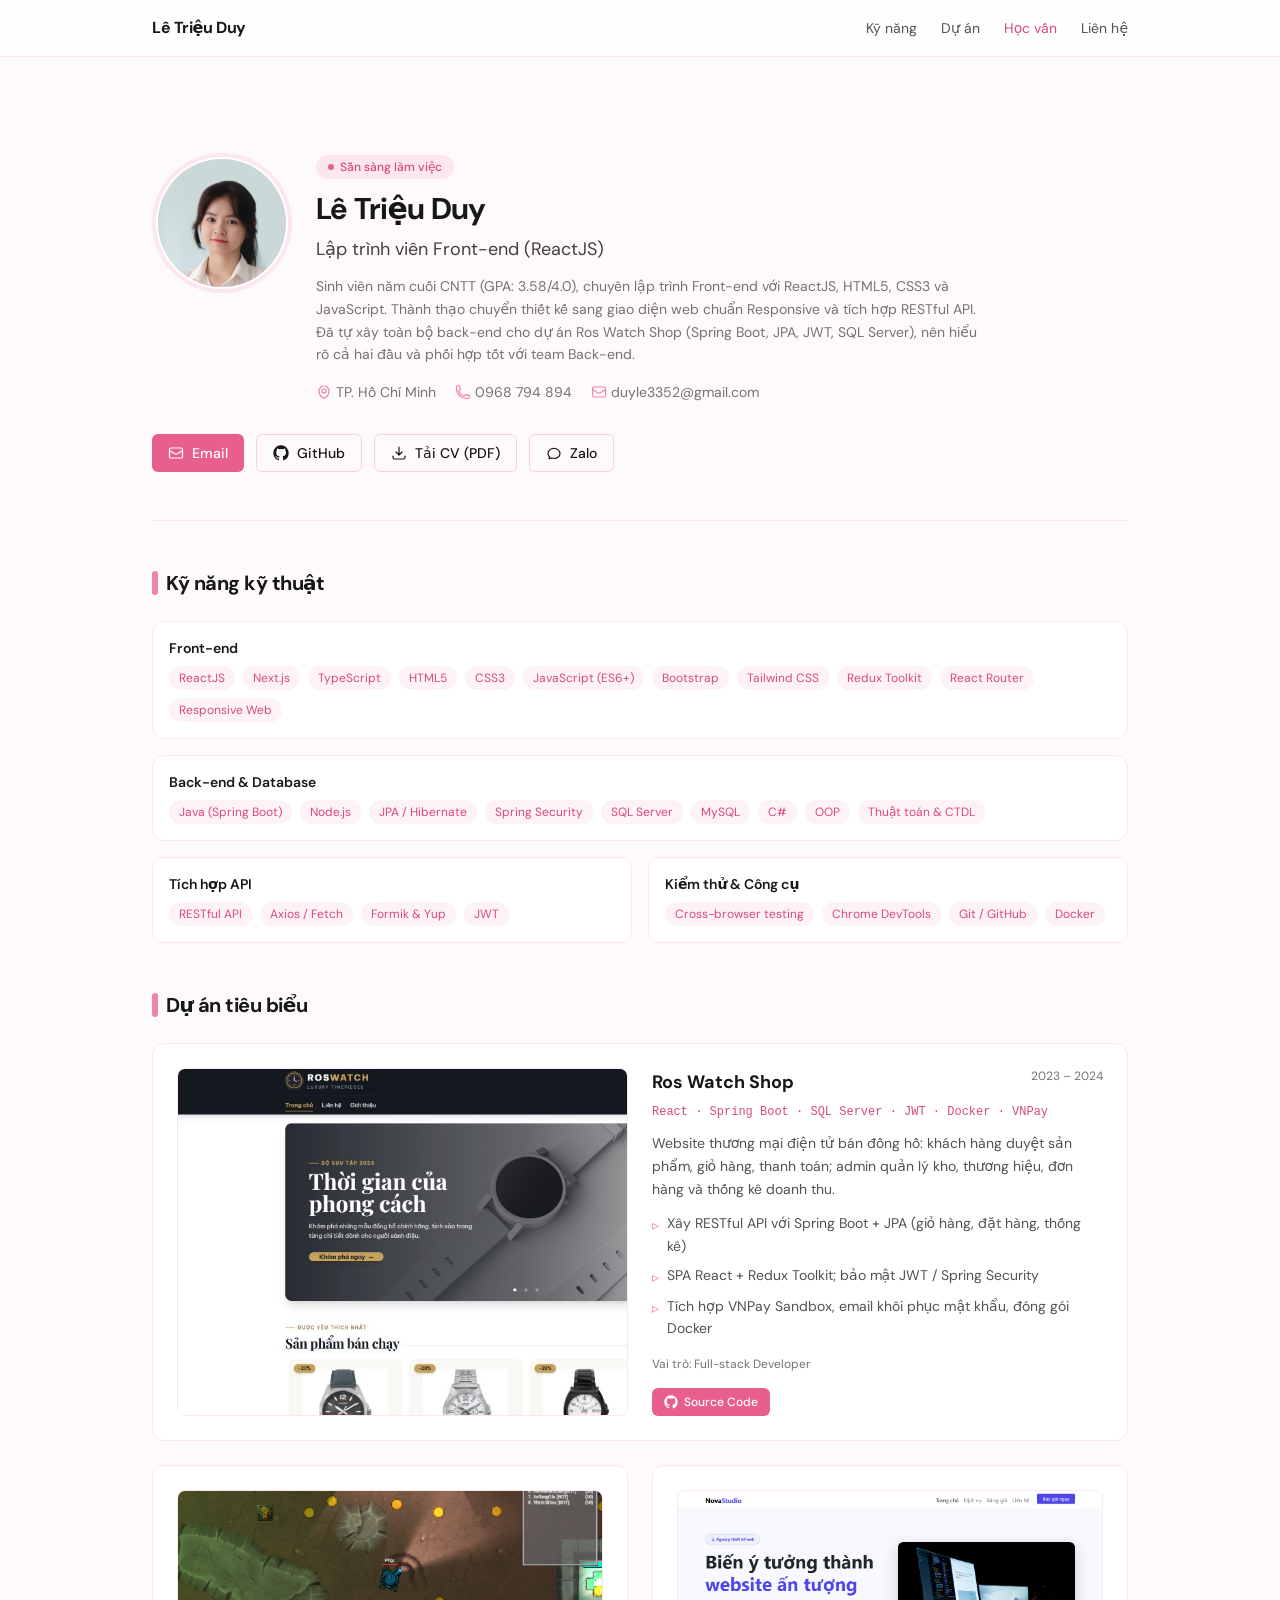
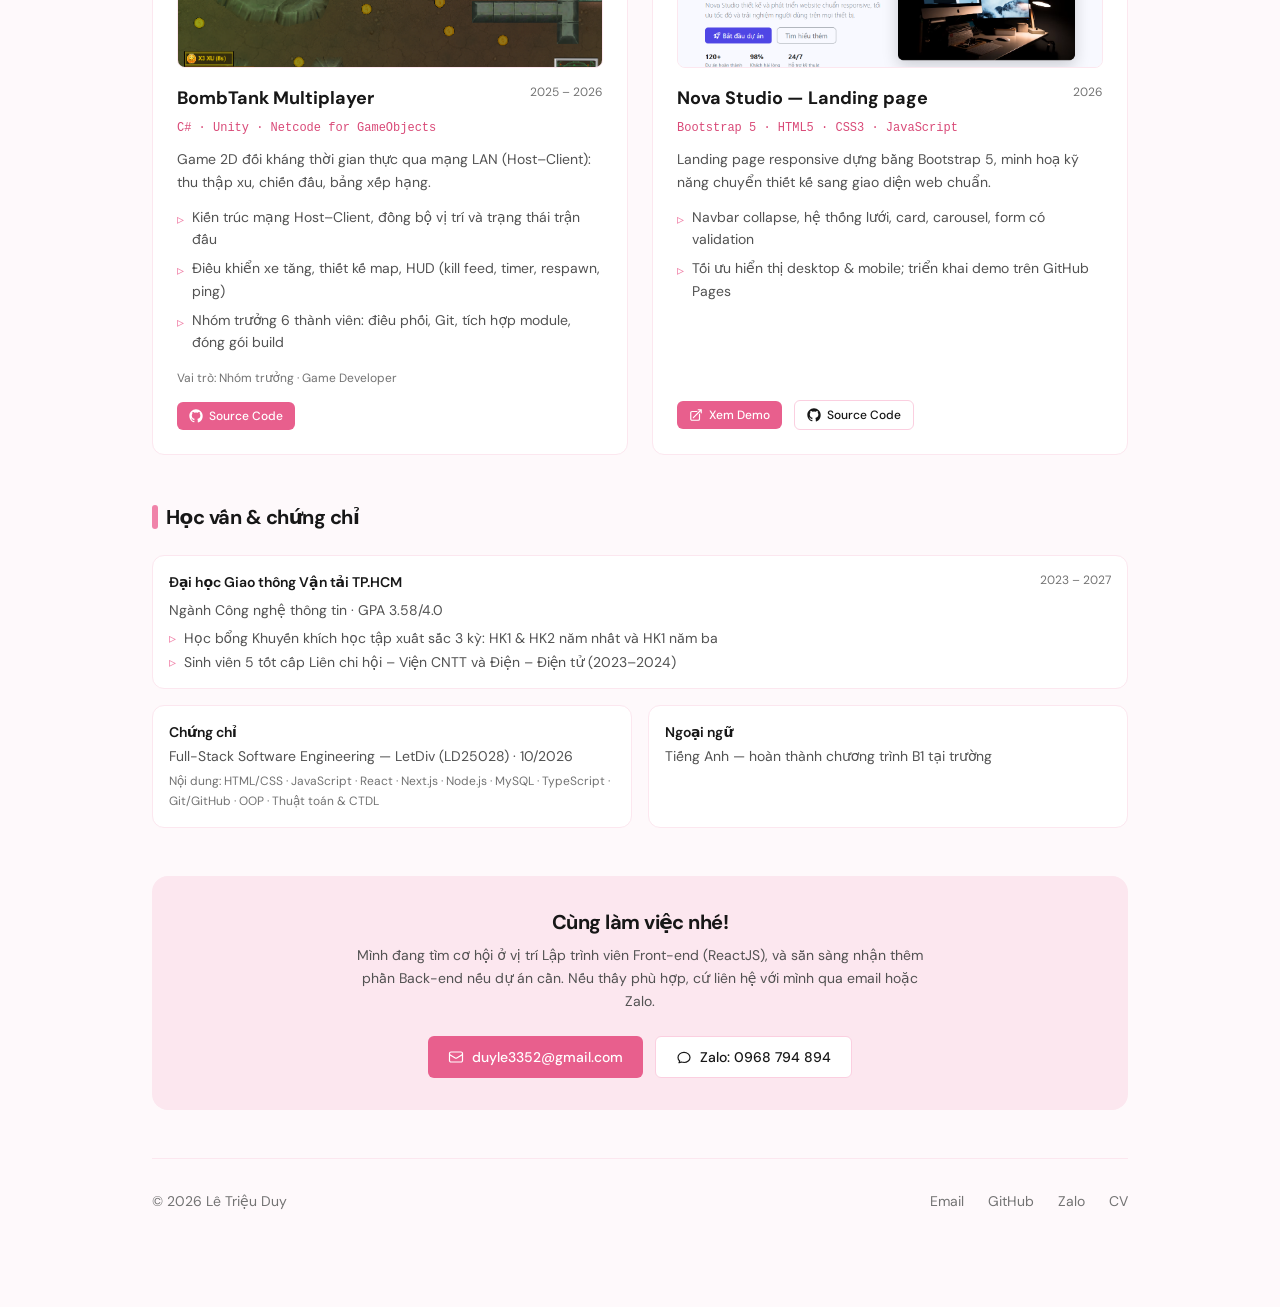
<file: index.html>
<!DOCTYPE html>
<html lang="vi">
<head>
    <meta charset="UTF-8">
    <meta name="viewport" content="width=device-width, initial-scale=1.0">
    <title>Lê Triệu Duy — Lập trình viên Front-end (ReactJS)</title>

    <!-- SEO -->
    <meta name="description" content="Portfolio của Lê Triệu Duy — Lập trình viên Front-end với ReactJS, HTML5, CSS3, JavaScript, Bootstrap & Tailwind CSS. Chuyên chuyển thiết kế sang giao diện web chuẩn Responsive và tích hợp API.">
    <meta name="keywords" content="Lê Triệu Duy, Front-end Developer, Lập trình viên Front-end, ReactJS, JavaScript, HTML, CSS, Bootstrap, Tailwind, Responsive, Portfolio">
    <meta name="author" content="Lê Triệu Duy">
    <meta name="theme-color" content="#e85f8d">
    <link rel="canonical" href="https://rosdev7.github.io/portfolio/">

    <!-- Favicon -->
    <link rel="icon" type="image/png" href="assets/favicon.png">
    <link rel="apple-touch-icon" href="assets/favicon.png">

    <!-- Open Graph / Facebook / Zalo -->
    <meta property="og:type" content="website">
    <meta property="og:url" content="https://rosdev7.github.io/portfolio/">
    <meta property="og:title" content="Lê Triệu Duy — Lập trình viên Front-end (ReactJS)">
    <meta property="og:description" content="Lập trình viên Front-end với ReactJS, HTML5, CSS3, JavaScript, Bootstrap & Tailwind CSS. Chuyên chuyển thiết kế sang giao diện Responsive và tích hợp API.">
    <meta property="og:image" content="https://rosdev7.github.io/portfolio/assets/og.png">
    <meta property="og:image:width" content="1200">
    <meta property="og:image:height" content="630">
    <meta property="og:locale" content="vi_VN">

    <!-- Twitter -->
    <meta name="twitter:card" content="summary_large_image">
    <meta name="twitter:title" content="Lê Triệu Duy — Lập trình viên Front-end (ReactJS)">
    <meta name="twitter:description" content="Lập trình viên Front-end với ReactJS, HTML5, CSS3, JavaScript, Bootstrap & Tailwind CSS.">
    <meta name="twitter:image" content="https://rosdev7.github.io/portfolio/assets/og.png">

    <link rel="stylesheet" href="assets/tailwind.css">
    <link rel="preconnect" href="https://fonts.googleapis.com">
    <link rel="preconnect" href="https://fonts.gstatic.com" crossorigin>
    <link href="https://fonts.googleapis.com/css2?family=DM+Sans:ital,opsz,wght@0,9..40,400;0,9..40,500;0,9..40,600;0,9..40,700;0,9..40,800;1,9..40,400&display=swap" rel="stylesheet">
    <style>
        body { font-family: "DM Sans", system-ui, sans-serif; }
        html { scroll-behavior: smooth; }
        /* Hiệu ứng hiện dần khi cuộn */
        .reveal { opacity: 0; transform: translateY(16px); transition: opacity .6s ease, transform .6s ease; }
        .reveal.show { opacity: 1; transform: none; }
        @media (prefers-reduced-motion: reduce) { .reveal { opacity: 1; transform: none; transition: none; } }
        .nav-link.active { color: #d94a78; }
        /* Chấm nhấp nháy ở badge */
        @keyframes pulse-dot { 0%,100% { opacity: 1; } 50% { opacity: .35; } }
        .pulse-dot { animation: pulse-dot 1.6s ease-in-out infinite; }
    </style>

    <!-- Dữ liệu có cấu trúc cho Google -->
    <script type="application/ld+json">
    {
      "@context": "https://schema.org",
      "@type": "Person",
      "name": "Lê Triệu Duy",
      "jobTitle": "Lập trình viên Front-end (ReactJS)",
      "email": "mailto:duyle3352@gmail.com",
      "telephone": "+84968794894",
      "url": "https://rosdev7.github.io/portfolio/",
      "image": "https://rosdev7.github.io/portfolio/assets/avatar.png",
      "address": { "@type": "PostalAddress", "addressLocality": "TP. Hồ Chí Minh", "addressCountry": "VN" },
      "sameAs": ["https://github.com/rosdev7"],
      "knowsAbout": ["ReactJS", "JavaScript", "HTML5", "CSS3", "Bootstrap", "Tailwind CSS", "Responsive Web", "RESTful API"],
      "alumniOf": { "@type": "CollegeOrUniversity", "name": "Đại học Giao thông Vận tải TP.HCM" }
    }
    </script>
</head>
<body class="bg-rosep-50/40 text-neutral-900 antialiased selection:bg-rosep-300 selection:text-white">

    <!-- Nav -->
    <nav class="sticky top-0 z-20 bg-white/80 backdrop-blur border-b border-rosep-100">
        <div class="max-w-5xl mx-auto px-6 h-14 flex items-center justify-between">
            <a href="#top" class="font-bold tracking-tight">Lê Triệu Duy</a>
            <div class="hidden sm:flex items-center gap-6 text-sm text-neutral-600">
                <a href="#skills" class="nav-link hover:text-rosep-600 transition">Kỹ năng</a>
                <a href="#projects" class="nav-link hover:text-rosep-600 transition">Dự án</a>
                <a href="#education" class="nav-link hover:text-rosep-600 transition">Học vấn</a>
                <a href="#contact" class="nav-link hover:text-rosep-600 transition">Liên hệ</a>
            </div>
        </div>
    </nav>

    <main id="top" class="max-w-5xl mx-auto px-6 py-16 md:py-24">

        <!-- Header -->
        <header class="pb-12 mb-12 border-b border-rosep-100">
            <div class="flex flex-col gap-8">
                <div class="flex flex-col sm:flex-row sm:items-start gap-6">
                    <div class="shrink-0">
                        <div class="p-1.5 rounded-full bg-rosep-100 inline-block">
                            <img
                                src="assets/avatar.png"
                                alt="Ảnh chân dung Lê Triệu Duy"
                                class="w-28 h-28 sm:w-32 sm:h-32 rounded-full object-cover object-top ring-2 ring-white"
                                width="128"
                                height="128"
                            >
                        </div>
                    </div>
                    <div class="min-w-0">
                        <span class="inline-flex items-center gap-1.5 mb-3 px-3 py-1 text-xs font-medium rounded-full bg-rosep-100 text-rosep-600">
                            <span class="pulse-dot w-1.5 h-1.5 rounded-full bg-rosep-500"></span> Sẵn sàng làm việc
                        </span>
                        <h1 class="text-3xl font-bold tracking-tight mb-2">Lê Triệu Duy</h1>
                        <p class="text-neutral-700 text-lg mb-3">Lập trình viên Front-end (ReactJS)</p>
                        <p class="text-neutral-500 text-sm max-w-2xl leading-relaxed mb-4">
                            Sinh viên năm cuối CNTT (GPA: 3.58/4.0), chuyên lập trình Front-end với ReactJS, HTML5, CSS3 và JavaScript.
                            Thành thạo chuyển thiết kế sang giao diện web chuẩn Responsive và tích hợp RESTful API.
                            Đã tự xây toàn bộ back-end cho dự án Ros Watch Shop (Spring Boot, JPA, JWT, SQL Server),
                            nên hiểu rõ cả hai đầu và phối hợp tốt với team Back-end.
                        </p>
                        <p class="text-neutral-500 text-sm flex flex-wrap items-center gap-x-2 gap-y-1">
                            <span class="inline-flex items-center gap-1">
                                <svg class="w-4 h-4 text-rosep-400" fill="none" stroke="currentColor" stroke-width="1.8" viewBox="0 0 24 24"><path stroke-linecap="round" stroke-linejoin="round" d="M15 10.5a3 3 0 1 1-6 0 3 3 0 0 1 6 0Z"/><path stroke-linecap="round" stroke-linejoin="round" d="M19.5 10.5c0 7.142-7.5 11.25-7.5 11.25S4.5 17.642 4.5 10.5a7.5 7.5 0 1 1 15 0Z"/></svg>
                                TP. Hồ Chí Minh
                            </span>
                            <span class="text-rosep-200">·</span>
                            <a href="tel:0968794894" class="inline-flex items-center gap-1 hover:text-rosep-600 transition">
                                <svg class="w-4 h-4 text-rosep-400" fill="none" stroke="currentColor" stroke-width="1.8" viewBox="0 0 24 24"><path stroke-linecap="round" stroke-linejoin="round" d="M2.25 6.75c0 8.284 6.716 15 15 15h2.25a2.25 2.25 0 0 0 2.25-2.25v-1.372c0-.516-.351-.966-.852-1.091l-4.423-1.106c-.44-.11-.902.055-1.173.417l-.97 1.293c-.282.376-.769.542-1.21.38a12.035 12.035 0 0 1-7.143-7.143c-.162-.441.004-.928.38-1.21l1.293-.97c.363-.271.527-.734.417-1.173L6.963 3.102a1.125 1.125 0 0 0-1.091-.852H4.5A2.25 2.25 0 0 0 2.25 4.5v2.25Z"/></svg>
                                0968 794 894
                            </a>
                            <span class="text-rosep-200">·</span>
                            <a href="mailto:duyle3352@gmail.com" class="inline-flex items-center gap-1 hover:text-rosep-600 transition">
                                <svg class="w-4 h-4 text-rosep-400" fill="none" stroke="currentColor" stroke-width="1.8" viewBox="0 0 24 24"><path stroke-linecap="round" stroke-linejoin="round" d="M21.75 6.75v10.5a2.25 2.25 0 0 1-2.25 2.25h-15a2.25 2.25 0 0 1-2.25-2.25V6.75m19.5 0A2.25 2.25 0 0 0 19.5 4.5h-15a2.25 2.25 0 0 0-2.25 2.25m19.5 0v.243a2.25 2.25 0 0 1-1.07 1.916l-7.5 4.615a2.25 2.25 0 0 1-2.36 0L3.32 8.91a2.25 2.25 0 0 1-1.07-1.916V6.75"/></svg>
                                duyle3352@gmail.com
                            </a>
                        </p>
                    </div>
                </div>

                <div class="flex flex-wrap gap-3">
                    <a href="mailto:duyle3352@gmail.com" class="inline-flex items-center gap-2 px-4 py-2 text-sm font-medium bg-rosep-500 text-white rounded-md hover:bg-rosep-600 transition">
                        <svg class="w-4 h-4" fill="none" stroke="currentColor" stroke-width="1.8" viewBox="0 0 24 24"><path stroke-linecap="round" stroke-linejoin="round" d="M21.75 6.75v10.5a2.25 2.25 0 0 1-2.25 2.25h-15a2.25 2.25 0 0 1-2.25-2.25V6.75m19.5 0A2.25 2.25 0 0 0 19.5 4.5h-15a2.25 2.25 0 0 0-2.25 2.25m19.5 0v.243a2.25 2.25 0 0 1-1.07 1.916l-7.5 4.615a2.25 2.25 0 0 1-2.36 0L3.32 8.91a2.25 2.25 0 0 1-1.07-1.916V6.75"/></svg>
                        Email
                    </a>
                    <a href="https://github.com/rosdev7" target="_blank" rel="noopener noreferrer" class="inline-flex items-center gap-2 px-4 py-2 text-sm font-medium border border-rosep-200 rounded-md hover:bg-rosep-50 transition">
                        <svg class="w-4 h-4" fill="currentColor" viewBox="0 0 24 24"><path d="M12 .5C5.73.5.5 5.73.5 12c0 5.08 3.29 9.39 7.86 10.91.58.1.79-.25.79-.56v-2c-3.2.7-3.88-1.54-3.88-1.54-.53-1.34-1.3-1.7-1.3-1.7-1.06-.72.08-.71.08-.71 1.17.08 1.78 1.2 1.78 1.2 1.04 1.79 2.74 1.27 3.41.97.11-.76.41-1.27.74-1.56-2.55-.29-5.23-1.28-5.23-5.7 0-1.26.45-2.29 1.19-3.1-.12-.29-.52-1.46.11-3.05 0 0 .97-.31 3.18 1.18a11.1 11.1 0 0 1 5.8 0c2.2-1.49 3.17-1.18 3.17-1.18.63 1.59.23 2.76.11 3.05.74.81 1.19 1.84 1.19 3.1 0 4.43-2.69 5.41-5.25 5.69.42.36.79 1.08.79 2.18v3.23c0 .31.21.67.8.56A11.51 11.51 0 0 0 23.5 12C23.5 5.73 18.27.5 12 .5Z"/></svg>
                        GitHub
                    </a>
                    <a href="assets/CV_Le_Trieu_Duy.pdf?v=20261105" download="CV_Le_Trieu_Duy.pdf" class="inline-flex items-center gap-2 px-4 py-2 text-sm font-medium border border-rosep-200 rounded-md hover:bg-rosep-50 transition">
                        <svg class="w-4 h-4" fill="none" stroke="currentColor" stroke-width="1.8" viewBox="0 0 24 24"><path stroke-linecap="round" stroke-linejoin="round" d="M3 16.5v2.25A2.25 2.25 0 0 0 5.25 21h13.5A2.25 2.25 0 0 0 21 18.75V16.5m-13.5-6L12 15m0 0 4.5-4.5M12 15V3"/></svg>
                        Tải CV (PDF)
                    </a>
                    <a href="https://zalo.me/0968794894" target="_blank" rel="noopener noreferrer" class="inline-flex items-center gap-2 px-4 py-2 text-sm font-medium border border-rosep-200 rounded-md hover:bg-rosep-50 transition">
                        <svg class="w-4 h-4" fill="none" stroke="currentColor" stroke-width="1.8" viewBox="0 0 24 24"><path stroke-linecap="round" stroke-linejoin="round" d="M12 20.25c4.97 0 9-3.4 9-7.59S16.97 5.06 12 5.06s-9 3.4-9 7.6c0 2.02.94 3.86 2.47 5.22-.14 1.05-.5 2-.99 2.73 1.3-.2 2.4-.6 3.3-1.17.98.3 2.05.47 3.22.47Z"/></svg>
                        Zalo
                    </a>
                </div>
            </div>
        </header>

        <!-- Kỹ năng -->
        <section id="skills" class="mb-12 scroll-mt-20 reveal">
            <h2 class="text-xl font-bold tracking-tight mb-6 flex items-center gap-2">
                <span class="w-1.5 h-6 bg-rosep-400 rounded-full"></span>
                Kỹ năng kỹ thuật
            </h2>
            <div class="grid grid-cols-1 sm:grid-cols-2 gap-4 text-sm">
                <div class="p-4 bg-white border border-rosep-100 rounded-xl hover:border-rosep-300 transition sm:col-span-2">
                    <span class="font-semibold block mb-2">Front-end</span>
                    <div class="flex flex-wrap gap-2">
                        <span class="px-2.5 py-1 rounded-full bg-rosep-50 text-rosep-600 text-xs">ReactJS</span>
                        <span class="px-2.5 py-1 rounded-full bg-rosep-50 text-rosep-600 text-xs">Next.js</span>
                        <span class="px-2.5 py-1 rounded-full bg-rosep-50 text-rosep-600 text-xs">TypeScript</span>
                        <span class="px-2.5 py-1 rounded-full bg-rosep-50 text-rosep-600 text-xs">HTML5</span>
                        <span class="px-2.5 py-1 rounded-full bg-rosep-50 text-rosep-600 text-xs">CSS3</span>
                        <span class="px-2.5 py-1 rounded-full bg-rosep-50 text-rosep-600 text-xs">JavaScript (ES6+)</span>
                        <span class="px-2.5 py-1 rounded-full bg-rosep-50 text-rosep-600 text-xs">Bootstrap</span>
                        <span class="px-2.5 py-1 rounded-full bg-rosep-50 text-rosep-600 text-xs">Tailwind CSS</span>
                        <span class="px-2.5 py-1 rounded-full bg-rosep-50 text-rosep-600 text-xs">Redux Toolkit</span>
                        <span class="px-2.5 py-1 rounded-full bg-rosep-50 text-rosep-600 text-xs">React Router</span>
                        <span class="px-2.5 py-1 rounded-full bg-rosep-50 text-rosep-600 text-xs">Responsive Web</span>
                    </div>
                </div>
                <div class="p-4 bg-white border border-rosep-100 rounded-xl hover:border-rosep-300 transition sm:col-span-2">
                    <span class="font-semibold block mb-2">Back-end &amp; Database</span>
                    <div class="flex flex-wrap gap-2">
                        <span class="px-2.5 py-1 rounded-full bg-rosep-50 text-rosep-600 text-xs">Java (Spring Boot)</span>
                        <span class="px-2.5 py-1 rounded-full bg-rosep-50 text-rosep-600 text-xs">Node.js</span>
                        <span class="px-2.5 py-1 rounded-full bg-rosep-50 text-rosep-600 text-xs">JPA / Hibernate</span>
                        <span class="px-2.5 py-1 rounded-full bg-rosep-50 text-rosep-600 text-xs">Spring Security</span>
                        <span class="px-2.5 py-1 rounded-full bg-rosep-50 text-rosep-600 text-xs">SQL Server</span>
                        <span class="px-2.5 py-1 rounded-full bg-rosep-50 text-rosep-600 text-xs">MySQL</span>
                        <span class="px-2.5 py-1 rounded-full bg-rosep-50 text-rosep-600 text-xs">C#</span>
                        <span class="px-2.5 py-1 rounded-full bg-rosep-50 text-rosep-600 text-xs">OOP</span>
                        <span class="px-2.5 py-1 rounded-full bg-rosep-50 text-rosep-600 text-xs">Thuật toán &amp; CTDL</span>
                    </div>
                </div>
                <div class="p-4 bg-white border border-rosep-100 rounded-xl hover:border-rosep-300 transition">
                    <span class="font-semibold block mb-2">Tích hợp API</span>
                    <div class="flex flex-wrap gap-2">
                        <span class="px-2.5 py-1 rounded-full bg-rosep-50 text-rosep-600 text-xs">RESTful API</span>
                        <span class="px-2.5 py-1 rounded-full bg-rosep-50 text-rosep-600 text-xs">Axios / Fetch</span>
                        <span class="px-2.5 py-1 rounded-full bg-rosep-50 text-rosep-600 text-xs">Formik &amp; Yup</span>
                        <span class="px-2.5 py-1 rounded-full bg-rosep-50 text-rosep-600 text-xs">JWT</span>
                    </div>
                </div>
                <div class="p-4 bg-white border border-rosep-100 rounded-xl hover:border-rosep-300 transition">
                    <span class="font-semibold block mb-2">Kiểm thử &amp; Công cụ</span>
                    <div class="flex flex-wrap gap-2">
                        <span class="px-2.5 py-1 rounded-full bg-rosep-50 text-rosep-600 text-xs">Cross-browser testing</span>
                        <span class="px-2.5 py-1 rounded-full bg-rosep-50 text-rosep-600 text-xs">Chrome DevTools</span>
                        <span class="px-2.5 py-1 rounded-full bg-rosep-50 text-rosep-600 text-xs">Git / GitHub</span>
                        <span class="px-2.5 py-1 rounded-full bg-rosep-50 text-rosep-600 text-xs">Docker</span>
                    </div>
                </div>
            </div>
        </section>

        <!-- Dự án -->
        <section id="projects" class="mb-12 scroll-mt-20 reveal">
            <h2 class="text-xl font-bold tracking-tight mb-6 flex items-center gap-2">
                <span class="w-1.5 h-6 bg-rosep-400 rounded-full"></span>
                Dự án tiêu biểu
            </h2>

            <div class="grid grid-cols-1 lg:grid-cols-2 gap-6">
                <article class="lg:col-span-2 p-6 bg-white border border-rosep-100 rounded-xl hover:border-rosep-300 hover:shadow-sm hover:shadow-rosep-100 transition">
                    <div class="grid md:grid-cols-2 gap-6">
                    <a href="https://github.com/rosdev7/RosWatch" target="_blank" rel="noopener noreferrer" class="group block overflow-hidden rounded-lg border border-rosep-100">
                        <img src="assets/projects/roswatch.png" alt="Giao diện trang chủ Ros Watch Shop" loading="lazy" class="w-full h-full min-h-[240px] object-cover object-left-top group-hover:scale-105 transition duration-500">
                    </a>
                    <div>
                    <div class="flex flex-col sm:flex-row sm:items-start justify-between mb-2 gap-1">
                        <h3 class="font-bold text-lg">Ros Watch Shop</h3>
                        <span class="text-xs text-neutral-500 shrink-0">2023 – 2024</span>
                    </div>
                    <p class="text-xs text-rosep-600 font-mono mb-3">React · Spring Boot · SQL Server · JWT · Docker · VNPay</p>
                    <p class="text-neutral-600 text-sm mb-3 leading-relaxed">
                        Website thương mại điện tử bán đồng hồ: khách hàng duyệt sản phẩm, giỏ hàng, thanh toán;
                        admin quản lý kho, thương hiệu, đơn hàng và thống kê doanh thu.
                    </p>
                    <ul class="text-neutral-600 text-sm mb-4 space-y-1.5 leading-relaxed">
                        <li class="flex gap-2"><span class="text-rosep-400 mt-0.5">▹</span> Xây RESTful API với Spring Boot + JPA (giỏ hàng, đặt hàng, thống kê)</li>
                        <li class="flex gap-2"><span class="text-rosep-400 mt-0.5">▹</span> SPA React + Redux Toolkit; bảo mật JWT / Spring Security</li>
                        <li class="flex gap-2"><span class="text-rosep-400 mt-0.5">▹</span> Tích hợp VNPay Sandbox, email khôi phục mật khẩu, đóng gói Docker</li>
                    </ul>
                    <p class="text-xs text-neutral-500 mb-4">Vai trò: Full-stack Developer</p>
                    <a href="https://github.com/rosdev7/RosWatch" target="_blank" rel="noopener noreferrer" class="inline-flex items-center gap-1.5 px-3 py-1.5 text-xs font-medium bg-rosep-500 text-white rounded-md hover:bg-rosep-600 transition">
                        <svg class="w-3.5 h-3.5" fill="currentColor" viewBox="0 0 24 24"><path d="M12 .5C5.73.5.5 5.73.5 12c0 5.08 3.29 9.39 7.86 10.91.58.1.79-.25.79-.56v-2c-3.2.7-3.88-1.54-3.88-1.54-.53-1.34-1.3-1.7-1.3-1.7-1.06-.72.08-.71.08-.71 1.17.08 1.78 1.2 1.78 1.2 1.04 1.79 2.74 1.27 3.41.97.11-.76.41-1.27.74-1.56-2.55-.29-5.23-1.28-5.23-5.7 0-1.26.45-2.29 1.19-3.1-.12-.29-.52-1.46.11-3.05 0 0 .97-.31 3.18 1.18a11.1 11.1 0 0 1 5.8 0c2.2-1.49 3.17-1.18 3.17-1.18.63 1.59.23 2.76.11 3.05.74.81 1.19 1.84 1.19 3.1 0 4.43-2.69 5.41-5.25 5.69.42.36.79 1.08.79 2.18v3.23c0 .31.21.67.8.56A11.51 11.51 0 0 0 23.5 12C23.5 5.73 18.27.5 12 .5Z"/></svg>
                        Source Code
                    </a>
                    </div>
                    </div>
                </article>

                <article class="flex flex-col p-6 bg-white border border-rosep-100 rounded-xl hover:border-rosep-300 hover:shadow-sm hover:shadow-rosep-100 transition">
                    <a href="https://github.com/rosdev7/BombTank-Multiplayer" target="_blank" rel="noopener noreferrer" class="group block mb-4 overflow-hidden rounded-lg border border-rosep-100">
                        <img src="assets/projects/bombtank.png" alt="Gameplay BombTank Multiplayer" loading="lazy" class="w-full h-44 object-cover object-center group-hover:scale-105 transition duration-500">
                    </a>
                    <div class="flex flex-col sm:flex-row sm:items-start justify-between mb-2 gap-1">
                        <h3 class="font-bold text-lg">BombTank Multiplayer</h3>
                        <span class="text-xs text-neutral-500 shrink-0">2025 – 2026</span>
                    </div>
                    <p class="text-xs text-rosep-600 font-mono mb-3">C# · Unity · Netcode for GameObjects</p>
                    <p class="text-neutral-600 text-sm mb-3 leading-relaxed">
                        Game 2D đối kháng thời gian thực qua mạng LAN (Host–Client): thu thập xu, chiến đấu, bảng xếp hạng.
                    </p>
                    <ul class="text-neutral-600 text-sm mb-4 space-y-1.5 leading-relaxed">
                        <li class="flex gap-2"><span class="text-rosep-400 mt-0.5">▹</span> Kiến trúc mạng Host–Client, đồng bộ vị trí và trạng thái trận đấu</li>
                        <li class="flex gap-2"><span class="text-rosep-400 mt-0.5">▹</span> Điều khiển xe tăng, thiết kế map, HUD (kill feed, timer, respawn, ping)</li>
                        <li class="flex gap-2"><span class="text-rosep-400 mt-0.5">▹</span> Nhóm trưởng 6 thành viên: điều phối, Git, tích hợp module, đóng gói build</li>
                    </ul>
                    <p class="text-xs text-neutral-500 mb-4">Vai trò: Nhóm trưởng · Game Developer</p>
                    <a href="https://github.com/rosdev7/BombTank-Multiplayer" target="_blank" rel="noopener noreferrer" class="mt-auto self-start inline-flex items-center gap-1.5 px-3 py-1.5 text-xs font-medium bg-rosep-500 text-white rounded-md hover:bg-rosep-600 transition">
                        <svg class="w-3.5 h-3.5" fill="currentColor" viewBox="0 0 24 24"><path d="M12 .5C5.73.5.5 5.73.5 12c0 5.08 3.29 9.39 7.86 10.91.58.1.79-.25.79-.56v-2c-3.2.7-3.88-1.54-3.88-1.54-.53-1.34-1.3-1.7-1.3-1.7-1.06-.72.08-.71.08-.71 1.17.08 1.78 1.2 1.78 1.2 1.04 1.79 2.74 1.27 3.41.97.11-.76.41-1.27.74-1.56-2.55-.29-5.23-1.28-5.23-5.7 0-1.26.45-2.29 1.19-3.1-.12-.29-.52-1.46.11-3.05 0 0 .97-.31 3.18 1.18a11.1 11.1 0 0 1 5.8 0c2.2-1.49 3.17-1.18 3.17-1.18.63 1.59.23 2.76.11 3.05.74.81 1.19 1.84 1.19 3.1 0 4.43-2.69 5.41-5.25 5.69.42.36.79 1.08.79 2.18v3.23c0 .31.21.67.8.56A11.51 11.51 0 0 0 23.5 12C23.5 5.73 18.27.5 12 .5Z"/></svg>
                        Source Code
                    </a>
                </article>

                <article class="flex flex-col p-6 bg-white border border-rosep-100 rounded-xl hover:border-rosep-300 hover:shadow-sm hover:shadow-rosep-100 transition">
                    <a href="https://rosdev7.github.io/bootstrap-landing/" target="_blank" rel="noopener noreferrer" class="group block mb-4 overflow-hidden rounded-lg border border-rosep-100">
                        <img src="assets/projects/nova.png" alt="Nova Studio landing page Bootstrap" loading="lazy" class="w-full h-44 object-cover object-top group-hover:scale-105 transition duration-500">
                    </a>
                    <div class="flex flex-col sm:flex-row sm:items-start justify-between mb-2 gap-1">
                        <h3 class="font-bold text-lg">Nova Studio — Landing page</h3>
                        <span class="text-xs text-neutral-500 shrink-0">2026</span>
                    </div>
                    <p class="text-xs text-rosep-600 font-mono mb-3">Bootstrap 5 · HTML5 · CSS3 · JavaScript</p>
                    <p class="text-neutral-600 text-sm mb-3 leading-relaxed">
                        Landing page responsive dựng bằng Bootstrap 5, minh hoạ kỹ năng chuyển thiết kế sang giao diện web chuẩn.
                    </p>
                    <ul class="text-neutral-600 text-sm mb-4 space-y-1.5 leading-relaxed">
                        <li class="flex gap-2"><span class="text-rosep-400 mt-0.5">▹</span> Navbar collapse, hệ thống lưới, card, carousel, form có validation</li>
                        <li class="flex gap-2"><span class="text-rosep-400 mt-0.5">▹</span> Tối ưu hiển thị desktop &amp; mobile; triển khai demo trên GitHub Pages</li>
                    </ul>
                    <div class="mt-auto flex flex-wrap items-center gap-3">
                        <a href="https://rosdev7.github.io/bootstrap-landing/" target="_blank" rel="noopener noreferrer" class="inline-flex items-center gap-1.5 px-3 py-1.5 text-xs font-medium bg-rosep-500 text-white rounded-md hover:bg-rosep-600 transition">
                            <svg class="w-3.5 h-3.5" fill="none" stroke="currentColor" stroke-width="2" viewBox="0 0 24 24"><path stroke-linecap="round" stroke-linejoin="round" d="M13.5 6H5.25A2.25 2.25 0 0 0 3 8.25v10.5A2.25 2.25 0 0 0 5.25 21h10.5A2.25 2.25 0 0 0 18 18.75V10.5m-10.5 6L21 3m0 0h-5.25M21 3v5.25"/></svg>
                            Xem Demo
                        </a>
                        <a href="https://github.com/rosdev7/bootstrap-landing" target="_blank" rel="noopener noreferrer" class="inline-flex items-center gap-1.5 px-3 py-1.5 text-xs font-medium border border-rosep-200 rounded-md hover:bg-rosep-50 transition">
                            <svg class="w-3.5 h-3.5" fill="currentColor" viewBox="0 0 24 24"><path d="M12 .5C5.73.5.5 5.73.5 12c0 5.08 3.29 9.39 7.86 10.91.58.1.79-.25.79-.56v-2c-3.2.7-3.88-1.54-3.88-1.54-.53-1.34-1.3-1.7-1.3-1.7-1.06-.72.08-.71.08-.71 1.17.08 1.78 1.2 1.78 1.2 1.04 1.79 2.74 1.27 3.41.97.11-.76.41-1.27.74-1.56-2.55-.29-5.23-1.28-5.23-5.7 0-1.26.45-2.29 1.19-3.1-.12-.29-.52-1.46.11-3.05 0 0 .97-.31 3.18 1.18a11.1 11.1 0 0 1 5.8 0c2.2-1.49 3.17-1.18 3.17-1.18.63 1.59.23 2.76.11 3.05.74.81 1.19 1.84 1.19 3.1 0 4.43-2.69 5.41-5.25 5.69.42.36.79 1.08.79 2.18v3.23c0 .31.21.67.8.56A11.51 11.51 0 0 0 23.5 12C23.5 5.73 18.27.5 12 .5Z"/></svg>
                            Source Code
                        </a>
                    </div>
                </article>
            </div>
        </section>

        <!-- Học vấn -->
        <section id="education" class="mb-12 scroll-mt-20 reveal">
            <h2 class="text-xl font-bold tracking-tight mb-6 flex items-center gap-2">
                <span class="w-1.5 h-6 bg-rosep-400 rounded-full"></span>
                Học vấn &amp; chứng chỉ
            </h2>
            <div class="space-y-4 text-sm">
                <div class="p-4 bg-white border border-rosep-100 rounded-xl">
                    <div class="flex flex-col sm:flex-row sm:items-start justify-between gap-1 mb-2">
                        <span class="font-semibold">Đại học Giao thông Vận tải TP.HCM</span>
                        <span class="text-xs text-neutral-500 shrink-0">2023 – 2027</span>
                    </div>
                    <p class="text-neutral-600 mb-2">Ngành Công nghệ thông tin · GPA 3.58/4.0</p>
                    <ul class="text-neutral-600 space-y-1">
                        <li class="flex gap-2"><span class="text-rosep-400">▹</span> Học bổng Khuyến khích học tập xuất sắc 3 kỳ: HK1 &amp; HK2 năm nhất và HK1 năm ba</li>
                        <li class="flex gap-2"><span class="text-rosep-400">▹</span> Sinh viên 5 tốt cấp Liên chi hội – Viện CNTT và Điện – Điện tử (2023–2024)</li>
                    </ul>
                </div>
                <div class="grid grid-cols-1 sm:grid-cols-2 gap-4">
                    <div class="p-4 bg-white border border-rosep-100 rounded-xl">
                        <span class="font-semibold block mb-1">Chứng chỉ</span>
                        <span class="text-neutral-600 block">Full-Stack Software Engineering — LetDiv (LD25028) · 10/2026</span>
                        <span class="text-neutral-500 text-xs block mt-1.5 leading-relaxed">Nội dung: HTML/CSS · JavaScript · React · Next.js · Node.js · MySQL · TypeScript · Git/GitHub · OOP · Thuật toán &amp; CTDL</span>
                    </div>
                    <div class="p-4 bg-white border border-rosep-100 rounded-xl">
                        <span class="font-semibold block mb-1">Ngoại ngữ</span>
                        <span class="text-neutral-600">Tiếng Anh — hoàn thành chương trình B1 tại trường</span>
                    </div>
                </div>
            </div>
        </section>

        <!-- Liên hệ -->
        <section id="contact" class="mb-12 scroll-mt-20 reveal">
            <div class="p-8 bg-rosep-100 rounded-2xl text-center">
                <h2 class="text-xl font-bold tracking-tight mb-2">Cùng làm việc nhé!</h2>
                <p class="text-neutral-600 text-sm mb-6 max-w-xl mx-auto leading-relaxed">
                    Mình đang tìm cơ hội ở vị trí Lập trình viên Front-end (ReactJS), và sẵn sàng nhận thêm phần Back-end nếu dự án cần.
                    Nếu thấy phù hợp, cứ liên hệ với mình qua email hoặc Zalo.
                </p>
                <div class="flex flex-wrap justify-center gap-3">
                    <a href="mailto:duyle3352@gmail.com" class="inline-flex items-center gap-2 px-5 py-2.5 text-sm font-medium bg-rosep-500 text-white rounded-md hover:bg-rosep-600 transition">
                        <svg class="w-4 h-4" fill="none" stroke="currentColor" stroke-width="1.8" viewBox="0 0 24 24"><path stroke-linecap="round" stroke-linejoin="round" d="M21.75 6.75v10.5a2.25 2.25 0 0 1-2.25 2.25h-15a2.25 2.25 0 0 1-2.25-2.25V6.75m19.5 0A2.25 2.25 0 0 0 19.5 4.5h-15a2.25 2.25 0 0 0-2.25 2.25m19.5 0v.243a2.25 2.25 0 0 1-1.07 1.916l-7.5 4.615a2.25 2.25 0 0 1-2.36 0L3.32 8.91a2.25 2.25 0 0 1-1.07-1.916V6.75"/></svg>
                        duyle3352@gmail.com
                    </a>
                    <a href="https://zalo.me/0968794894" target="_blank" rel="noopener noreferrer" class="inline-flex items-center gap-2 px-5 py-2.5 text-sm font-medium bg-white border border-rosep-200 rounded-md hover:bg-rosep-50 transition">
                        <svg class="w-4 h-4" fill="none" stroke="currentColor" stroke-width="1.8" viewBox="0 0 24 24"><path stroke-linecap="round" stroke-linejoin="round" d="M12 20.25c4.97 0 9-3.4 9-7.59S16.97 5.06 12 5.06s-9 3.4-9 7.6c0 2.02.94 3.86 2.47 5.22-.14 1.05-.5 2-.99 2.73 1.3-.2 2.4-.6 3.3-1.17.98.3 2.05.47 3.22.47Z"/></svg>
                        Zalo: 0968 794 894
                    </a>
                </div>
            </div>
        </section>

        <!-- Footer -->
        <footer class="border-t border-rosep-100 pt-8 flex flex-col sm:flex-row items-center justify-between text-sm text-neutral-500">
            <p>© 2026 Lê Triệu Duy</p>
            <div class="flex gap-6 mt-4 sm:mt-0">
                <a href="mailto:duyle3352@gmail.com" class="hover:text-rosep-600 transition">Email</a>
                <a href="https://github.com/rosdev7" target="_blank" rel="noopener noreferrer" class="hover:text-rosep-600 transition">GitHub</a>
                <a href="https://zalo.me/0968794894" target="_blank" rel="noopener noreferrer" class="hover:text-rosep-600 transition">Zalo</a>
                <a href="assets/CV_Le_Trieu_Duy.pdf?v=20261105" download="CV_Le_Trieu_Duy.pdf" class="hover:text-rosep-600 transition">CV</a>
            </div>
        </footer>

    </main>

    <!-- Nút lên đầu trang -->
    <button id="toTop" aria-label="Lên đầu trang"
        class="fixed bottom-6 right-6 z-30 w-11 h-11 rounded-full bg-rosep-500 text-white shadow-lg shadow-rosep-200 flex items-center justify-center opacity-0 pointer-events-none transition hover:bg-rosep-600">
        <svg class="w-5 h-5" fill="none" stroke="currentColor" stroke-width="2" viewBox="0 0 24 24"><path stroke-linecap="round" stroke-linejoin="round" d="M4.5 15.75l7.5-7.5 7.5 7.5"/></svg>
    </button>

    <script>
        // Lời chào cho ai mở Console (F12)
        console.log(
            "%cXin chào! 👋",
            "font-size:20px;font-weight:700;color:#e85f8d"
        );
        console.log(
            "%cCảm ơn bạn đã ghé xem portfolio của mình.\nLiên hệ: duyle3352@gmail.com · github.com/rosdev7",
            "font-size:13px;color:#6b7280"
        );

        // Hiện dần khi cuộn tới
        const io = new IntersectionObserver((entries) => {
            entries.forEach(e => { if (e.isIntersecting) { e.target.classList.add('show'); io.unobserve(e.target); } });
        }, { threshold: 0.12 });
        document.querySelectorAll('.reveal').forEach(el => io.observe(el));

        // Nav sáng theo section đang xem
        const sections = document.querySelectorAll('section[id]');
        const navLinks = document.querySelectorAll('.nav-link');
        const navIO = new IntersectionObserver((entries) => {
            entries.forEach(e => {
                if (e.isIntersecting) {
                    navLinks.forEach(l => l.classList.toggle('active', l.getAttribute('href') === '#' + e.target.id));
                }
            });
        }, { rootMargin: '-45% 0px -50% 0px' });
        sections.forEach(s => navIO.observe(s));

        // Nút lên đầu trang
        const toTop = document.getElementById('toTop');
        window.addEventListener('scroll', () => {
            const show = window.scrollY > 500;
            toTop.classList.toggle('opacity-0', !show);
            toTop.classList.toggle('pointer-events-none', !show);
        });
        toTop.addEventListener('click', () => window.scrollTo({ top: 0, behavior: 'smooth' }));
    </script>

</body>
</html>
</file>
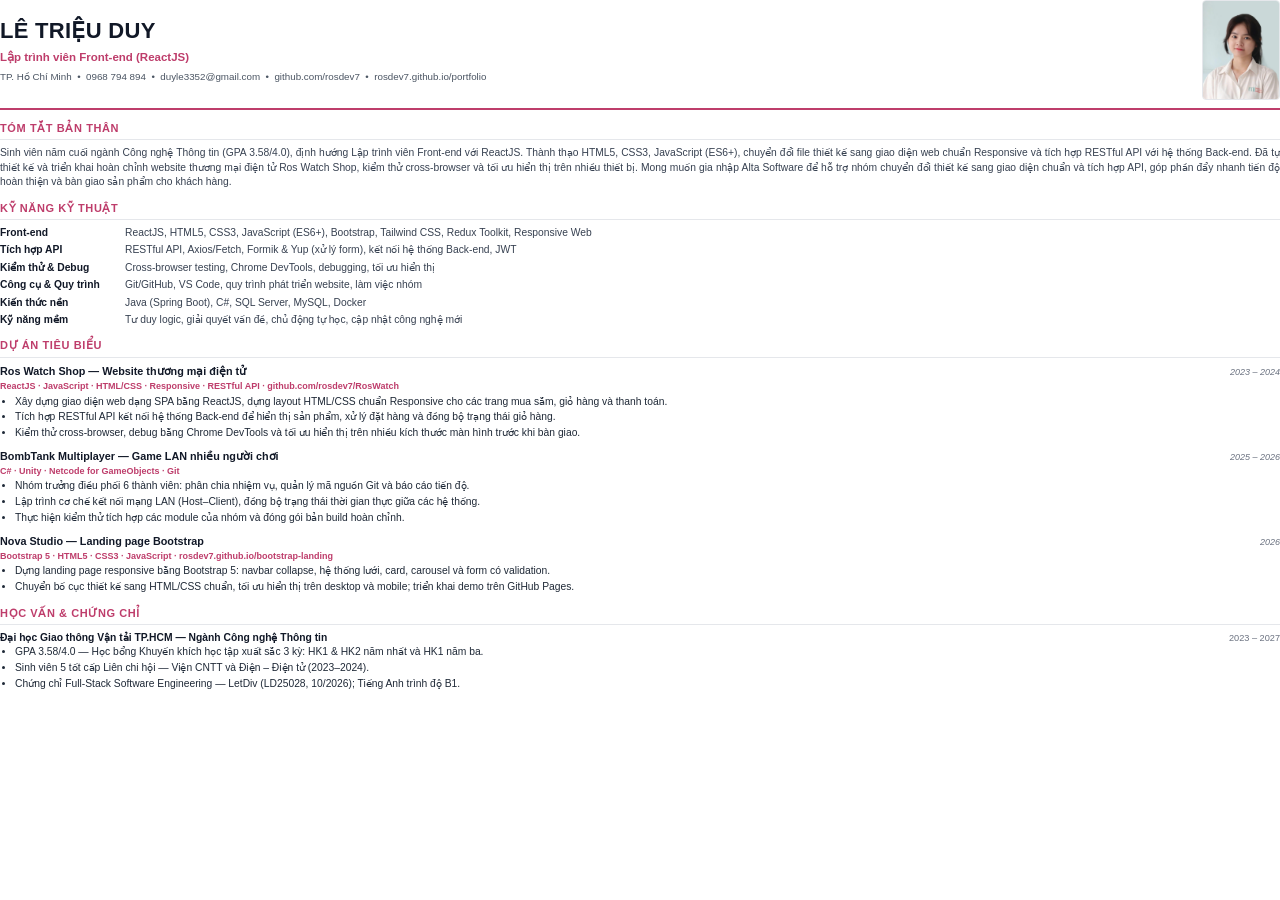
<file: cv.html>
<!DOCTYPE html>
<html lang="vi">
<head>
<meta charset="UTF-8">
<title>CV - Lê Triệu Duy</title>
<style>
  @page { size: A4; margin: 12mm 14mm; }
  * { margin: 0; padding: 0; box-sizing: border-box; }
  body {
    font-family: "Segoe UI", Arial, sans-serif;
    color: #1f2937;
    font-size: 10.3px;
    line-height: 1.4;
  }
  .name { font-size: 22px; font-weight: 700; letter-spacing: .3px; color: #111827; }
  .role { font-size: 11.5px; color: #be3d6b; font-weight: 600; margin-top: 2px; }
  .contact { font-size: 9.8px; color: #4b5563; margin-top: 5px; }
  .contact a { color: #4b5563; text-decoration: none; }
  header {
    border-bottom: 2px solid #be3d6b; padding-bottom: 8px; margin-bottom: 10px;
    display: flex; align-items: center; justify-content: space-between; gap: 14px;
  }
  .photo {
    width: 78px; height: 100px; object-fit: cover; object-position: top;
    border: 1px solid #e5e7eb; border-radius: 4px; flex-shrink: 0;
  }

  h2 {
    font-size: 11px; font-weight: 700; color: #be3d6b;
    text-transform: uppercase; letter-spacing: .6px;
    border-bottom: 1px solid #e5e7eb; padding-bottom: 3px;
    margin: 11px 0 6px;
  }
  .sum { text-align: justify; color: #374151; }

  .skill-row { display: flex; margin-bottom: 3px; }
  .skill-label { width: 125px; font-weight: 600; color: #111827; flex-shrink: 0; }
  .skill-val { color: #374151; }

  .proj { margin-bottom: 8px; }
  .proj-head { display: flex; justify-content: space-between; align-items: baseline; }
  .proj-title { font-weight: 700; color: #111827; font-size: 10.8px; }
  .proj-meta { font-size: 9px; color: #6b7280; font-style: italic; }
  .proj-tech { font-size: 9px; color: #be3d6b; font-weight: 600; margin: 1px 0 2px; }
  ul { margin-left: 15px; }
  li { margin-bottom: 1.5px; text-align: justify; }

  .edu-head { display: flex; justify-content: space-between; align-items: baseline; }
  .bold { font-weight: 700; color: #111827; }
  .muted { color: #6b7280; font-size: 9.2px; }
</style>
</head>
<body>

  <header>
    <div>
      <div class="name">LÊ TRIỆU DUY</div>
      <div class="role">Lập trình viên Front-end (ReactJS)</div>
      <div class="contact">
        TP. Hồ Chí Minh &nbsp;•&nbsp; 0968 794 894 &nbsp;•&nbsp;
        <a href="mailto:duyle3352@gmail.com">duyle3352@gmail.com</a> &nbsp;•&nbsp;
        github.com/rosdev7 &nbsp;•&nbsp; rosdev7.github.io/portfolio
      </div>
    </div>
    <img class="photo" src="assets/avatar.png" alt="Lê Triệu Duy">
  </header>

  <h2>Tóm tắt bản thân</h2>
  <p class="sum">
    Sinh viên năm cuối ngành Công nghệ Thông tin (GPA 3.58/4.0), định hướng Lập trình viên Front-end với ReactJS.
    Thành thạo HTML5, CSS3, JavaScript (ES6+), chuyển đổi file thiết kế sang giao diện web chuẩn Responsive và tích hợp
    RESTful API với hệ thống Back-end. Đã tự thiết kế và triển khai hoàn chỉnh website thương mại điện tử Ros Watch Shop,
    kiểm thử cross-browser và tối ưu hiển thị trên nhiều thiết bị. Mong muốn gia nhập Alta Software để hỗ trợ nhóm chuyển
    đổi thiết kế sang giao diện chuẩn và tích hợp API, góp phần đẩy nhanh tiến độ hoàn thiện và bàn giao sản phẩm cho khách hàng.
  </p>

  <h2>Kỹ năng kỹ thuật</h2>
  <div class="skill-row"><div class="skill-label">Front-end</div><div class="skill-val">ReactJS, HTML5, CSS3, JavaScript (ES6+), Bootstrap, Tailwind CSS, Redux Toolkit, Responsive Web</div></div>
  <div class="skill-row"><div class="skill-label">Tích hợp API</div><div class="skill-val">RESTful API, Axios/Fetch, Formik &amp; Yup (xử lý form), kết nối hệ thống Back-end, JWT</div></div>
  <div class="skill-row"><div class="skill-label">Kiểm thử &amp; Debug</div><div class="skill-val">Cross-browser testing, Chrome DevTools, debugging, tối ưu hiển thị</div></div>
  <div class="skill-row"><div class="skill-label">Công cụ &amp; Quy trình</div><div class="skill-val">Git/GitHub, VS Code, quy trình phát triển website, làm việc nhóm</div></div>
  <div class="skill-row"><div class="skill-label">Kiến thức nền</div><div class="skill-val">Java (Spring Boot), C#, SQL Server, MySQL, Docker</div></div>
  <div class="skill-row"><div class="skill-label">Kỹ năng mềm</div><div class="skill-val">Tư duy logic, giải quyết vấn đề, chủ động tự học, cập nhật công nghệ mới</div></div>

  <h2>Dự án tiêu biểu</h2>

  <div class="proj">
    <div class="proj-head">
      <span class="proj-title">Ros Watch Shop — Website thương mại điện tử</span>
      <span class="proj-meta">2023 – 2024</span>
    </div>
    <div class="proj-tech">ReactJS · JavaScript · HTML/CSS · Responsive · RESTful API · github.com/rosdev7/RosWatch</div>
    <ul>
      <li>Xây dựng giao diện web dạng SPA bằng ReactJS, dựng layout HTML/CSS chuẩn Responsive cho các trang mua sắm, giỏ hàng và thanh toán.</li>
      <li>Tích hợp RESTful API kết nối hệ thống Back-end để hiển thị sản phẩm, xử lý đặt hàng và đồng bộ trạng thái giỏ hàng.</li>
      <li>Kiểm thử cross-browser, debug bằng Chrome DevTools và tối ưu hiển thị trên nhiều kích thước màn hình trước khi bàn giao.</li>
    </ul>
  </div>

  <div class="proj">
    <div class="proj-head">
      <span class="proj-title">BombTank Multiplayer — Game LAN nhiều người chơi</span>
      <span class="proj-meta">2025 – 2026</span>
    </div>
    <div class="proj-tech">C# · Unity · Netcode for GameObjects · Git</div>
    <ul>
      <li>Nhóm trưởng điều phối 6 thành viên: phân chia nhiệm vụ, quản lý mã nguồn Git và báo cáo tiến độ.</li>
      <li>Lập trình cơ chế kết nối mạng LAN (Host–Client), đồng bộ trạng thái thời gian thực giữa các hệ thống.</li>
      <li>Thực hiện kiểm thử tích hợp các module của nhóm và đóng gói bản build hoàn chỉnh.</li>
    </ul>
  </div>

  <div class="proj">
    <div class="proj-head">
      <span class="proj-title">Nova Studio — Landing page Bootstrap</span>
      <span class="proj-meta">2026</span>
    </div>
    <div class="proj-tech">Bootstrap 5 · HTML5 · CSS3 · JavaScript · rosdev7.github.io/bootstrap-landing</div>
    <ul>
      <li>Dựng landing page responsive bằng Bootstrap 5: navbar collapse, hệ thống lưới, card, carousel và form có validation.</li>
      <li>Chuyển bố cục thiết kế sang HTML/CSS chuẩn, tối ưu hiển thị trên desktop và mobile; triển khai demo trên GitHub Pages.</li>
    </ul>
  </div>

  <h2>Học vấn &amp; Chứng chỉ</h2>
  <div class="edu-head">
    <span class="bold">Đại học Giao thông Vận tải TP.HCM — Ngành Công nghệ Thông tin</span>
    <span class="muted">2023 – 2027</span>
  </div>
  <ul>
    <li>GPA 3.58/4.0 — Học bổng Khuyến khích học tập xuất sắc 3 kỳ: HK1 &amp; HK2 năm nhất và HK1 năm ba.</li>
    <li>Sinh viên 5 tốt cấp Liên chi hội — Viện CNTT và Điện – Điện tử (2023–2024).</li>
    <li>Chứng chỉ Full-Stack Software Engineering — LetDiv (LD25028, 10/2026); Tiếng Anh trình độ B1.</li>
  </ul>

</body>
</html>
</file>
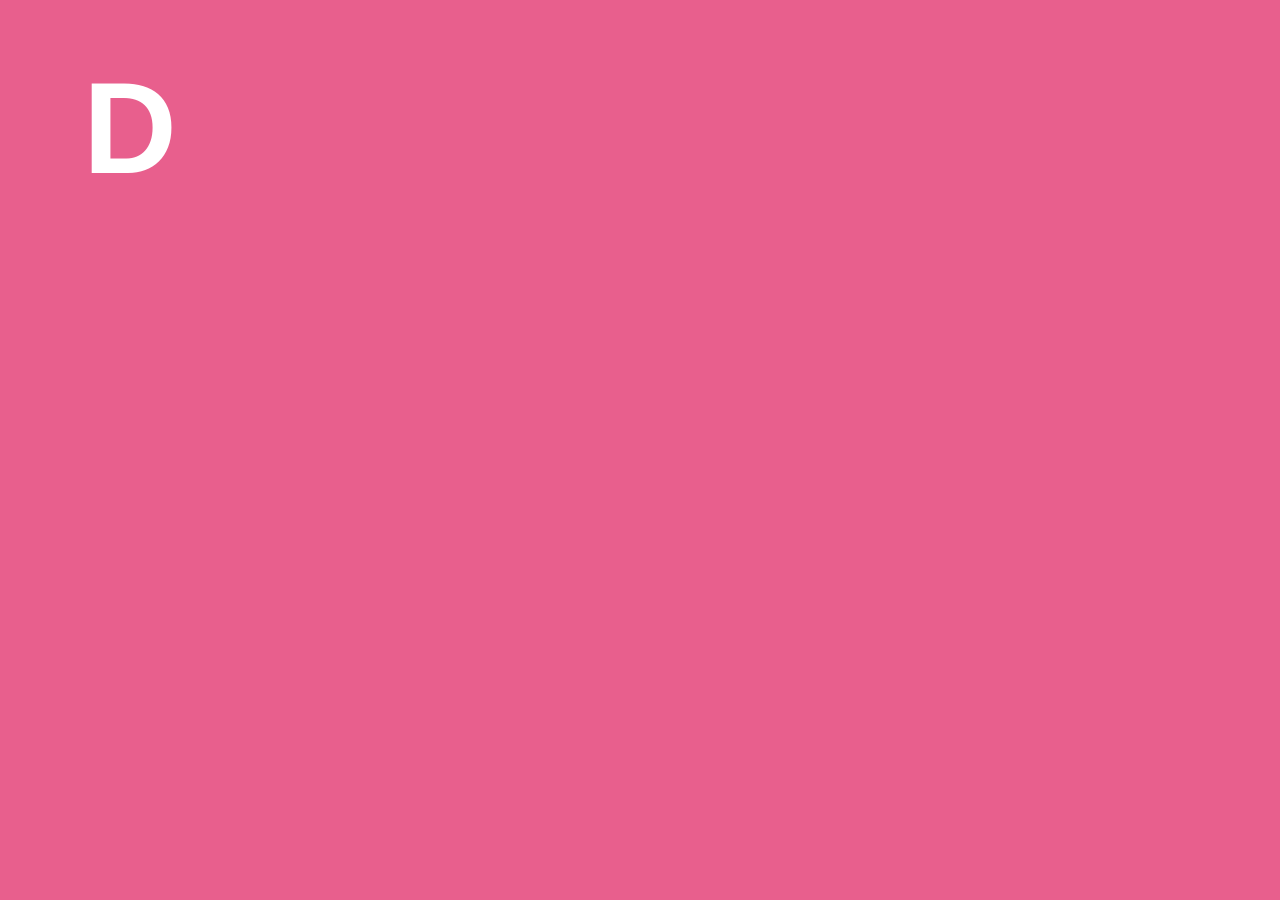
<file: assets/favicon.html>
<!DOCTYPE html>
<html>
<head>
<meta charset="UTF-8">
<style>
  * { margin:0; padding:0; box-sizing:border-box; }
  html,body { width:256px; height:256px; overflow:hidden; }
  body {
    display:flex; align-items:center; justify-content:center;
    background:#e85f8d;
    font-family:"Segoe UI", Arial, sans-serif;
  }
  .txt { color:#fff; font-size:130px; font-weight:800; letter-spacing:-4px; }
</style>
</head>
<body>
  <div class="txt">D</div>
</body>
</html>
</file>
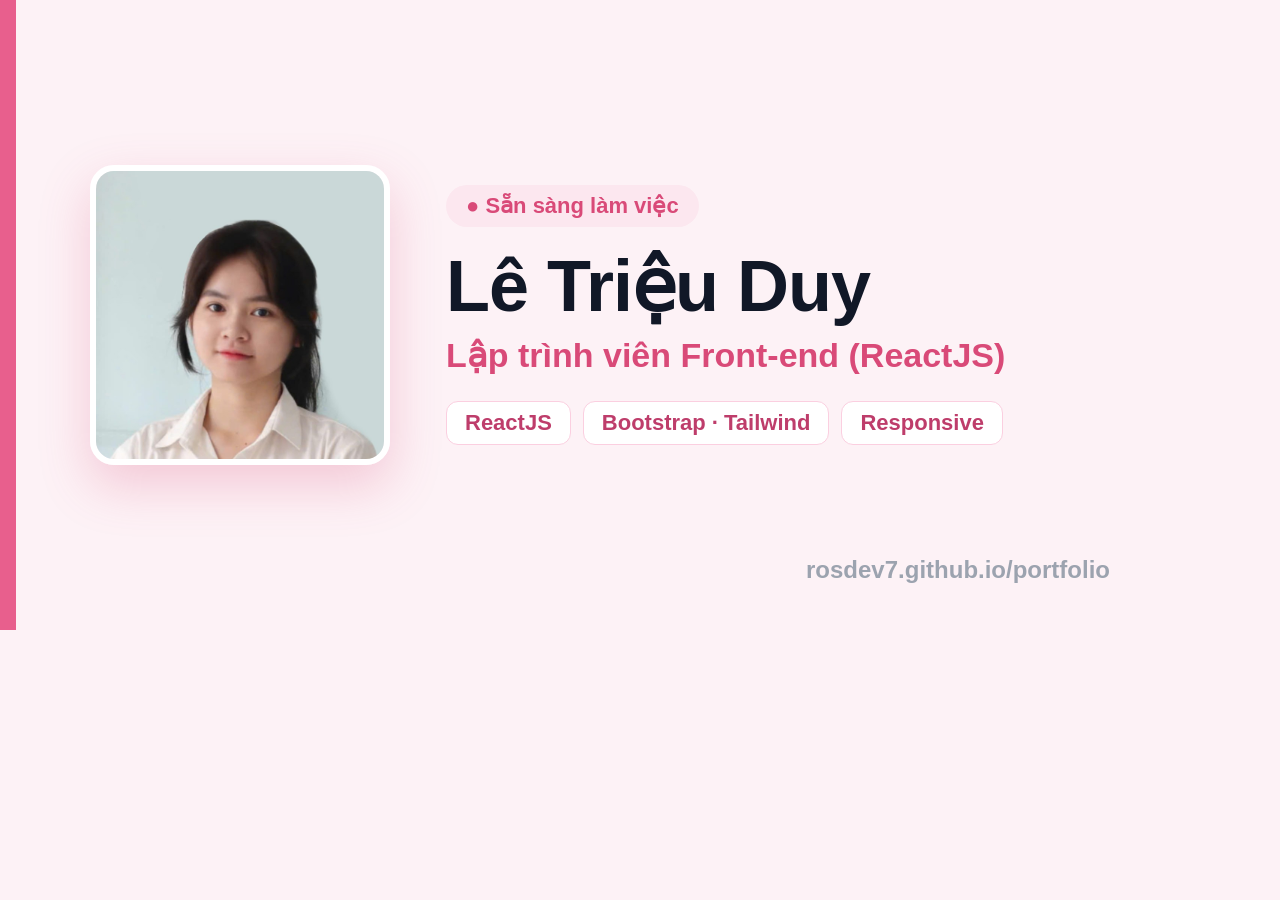
<file: assets/og.html>
<!DOCTYPE html>
<html lang="vi">
<head>
<meta charset="UTF-8">
<style>
  * { margin:0; padding:0; box-sizing:border-box; }
  html,body { width:1200px; height:630px; overflow:hidden; }
  body {
    font-family:"Segoe UI", Arial, sans-serif;
    background:#fdf2f6;
    display:flex; align-items:center; gap:56px;
    padding:0 90px;
    position:relative;
  }
  .bar { position:absolute; left:0; top:0; bottom:0; width:16px; background:#e85f8d; }
  .photo {
    width:300px; height:300px; border-radius:24px; object-fit:cover; object-position:top;
    border:6px solid #fff; box-shadow:0 20px 50px rgba(217,74,120,.25); flex-shrink:0;
  }
  .badge {
    display:inline-block; background:#fce7ef; color:#d94a78;
    font-size:22px; font-weight:600; padding:8px 20px; border-radius:999px; margin-bottom:22px;
  }
  .name { font-size:72px; font-weight:800; color:#111827; letter-spacing:-1px; line-height:1.05; }
  .role { font-size:34px; color:#d94a78; font-weight:600; margin-top:10px; }
  .tags { margin-top:26px; display:flex; gap:12px; flex-wrap:wrap; }
  .tag { background:#fff; border:1px solid #fbcfe0; color:#be3d6b; font-size:22px; font-weight:600; padding:8px 18px; border-radius:12px; }
  .url { position:absolute; right:90px; bottom:46px; font-size:24px; color:#9ca3af; font-weight:600; }
</style>
</head>
<body>
  <div class="bar"></div>
  <img class="photo" src="avatar.png" alt="">
  <div>
    <span class="badge">● Sẵn sàng làm việc</span>
    <div class="name">Lê Triệu Duy</div>
    <div class="role">Lập trình viên Front-end (ReactJS)</div>
    <div class="tags">
      <span class="tag">ReactJS</span>
      <span class="tag">Bootstrap · Tailwind</span>
      <span class="tag">Responsive</span>
    </div>
  </div>
  <div class="url">rosdev7.github.io/portfolio</div>
</body>
</html>
</file>
